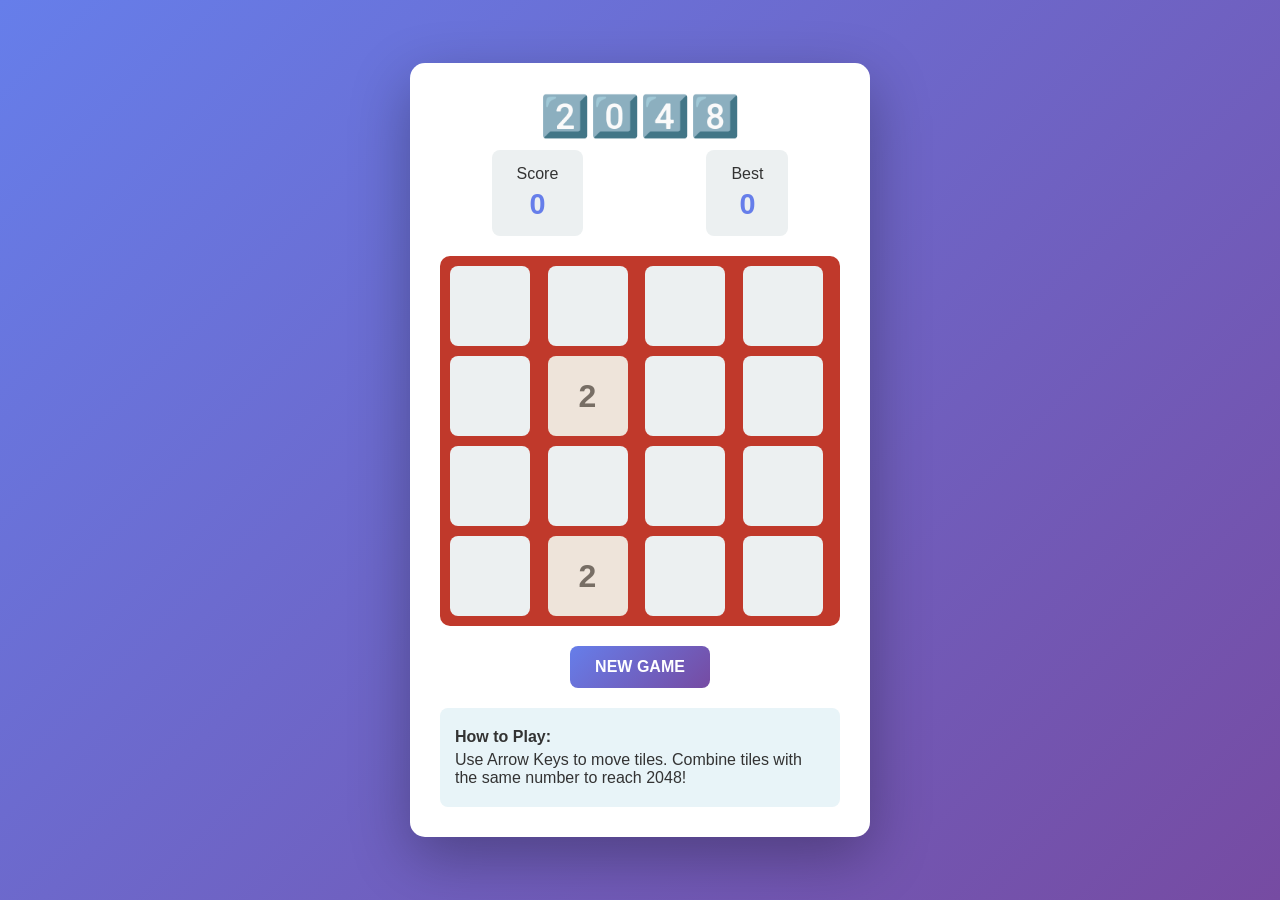
<file: 2048-game.html>
<!DOCTYPE html>
<html lang="en">
<head>
    <meta charset="UTF-8">
    <meta name="viewport" content="width=device-width, initial-scale=1.0">
    <title>2048 Game</title>
    <style>
        * {
            margin: 0;
            padding: 0;
            box-sizing: border-box;
        }

        body {
            font-family: 'Arial', sans-serif;
            background: linear-gradient(135deg, #667eea 0%, #764ba2 100%);
            display: flex;
            justify-content: center;
            align-items: center;
            min-height: 100vh;
            padding: 20px;
        }

        .game-container {
            background: white;
            border-radius: 15px;
            box-shadow: 0 20px 60px rgba(0, 0, 0, 0.3);
            padding: 30px;
            text-align: center;
        }

        h1 {
            color: #333;
            margin-bottom: 10px;
            font-size: 2.5em;
        }

        .info {
            display: flex;
            justify-content: space-around;
            margin-bottom: 20px;
            gap: 20px;
        }

        .score-box {
            background: #ecf0f1;
            padding: 15px 25px;
            border-radius: 8px;
            color: #333;
        }

        .score-box strong {
            display: block;
            font-size: 1.8em;
            color: #667eea;
            margin-top: 5px;
        }

        .board {
            display: grid;
            grid-template-columns: repeat(4, 1fr);
            gap: 10px;
            background: #c0392b;
            padding: 10px;
            border-radius: 10px;
            margin-bottom: 20px;
            max-width: 400px;
            margin-left: auto;
            margin-right: auto;
        }

        .tile {
            width: 80px;
            height: 80px;
            background: #ecf0f1;
            border-radius: 8px;
            display: flex;
            align-items: center;
            justify-content: center;
            font-size: 2em;
            font-weight: bold;
            color: #333;
            transition: all 0.15s;
        }

        .tile[data-value="2"] { background: #eee4da; color: #776e65; }
        .tile[data-value="4"] { background: #ede0c8; color: #776e65; }
        .tile[data-value="8"] { background: #f2b179; color: #f9f6f2; }
        .tile[data-value="16"] { background: #f59563; color: #f9f6f2; }
        .tile[data-value="32"] { background: #f67c5f; color: #f9f6f2; }
        .tile[data-value="64"] { background: #f65e3b; color: #f9f6f2; }
        .tile[data-value="128"] { background: #edcf72; color: #095f6b; font-size: 1.5em; }
        .tile[data-value="256"] { background: #edcc61; color: #095f6b; font-size: 1.5em; }
        .tile[data-value="512"] { background: #edc850; color: #f9f6f2; font-size: 1.5em; }
        .tile[data-value="1024"] { background: #edc53f; color: #f9f6f2; font-size: 1.3em; }
        .tile[data-value="2048"] { background: #edc22e; color: #f9f6f2; font-size: 1.3em; }

        .controls {
            display: flex;
            gap: 10px;
            justify-content: center;
            flex-wrap: wrap;
            margin-bottom: 20px;
        }

        button {
            padding: 12px 25px;
            font-size: 1em;
            border: none;
            border-radius: 8px;
            cursor: pointer;
            font-weight: bold;
            transition: all 0.3s;
            background: linear-gradient(135deg, #667eea 0%, #764ba2 100%);
            color: white;
            text-transform: uppercase;
        }

        button:hover {
            transform: translateY(-2px);
            box-shadow: 0 10px 20px rgba(102, 126, 234, 0.3);
        }

        .instructions {
            background: #e8f4f8;
            padding: 15px;
            border-radius: 8px;
            color: #333;
            text-align: left;
            max-width: 400px;
            margin: 0 auto;
        }

        .instructions p {
            margin: 5px 0;
        }
    </style>
</head>
<body>
    <div class="game-container">
        <h1>2️⃣0️⃣4️⃣8️⃣</h1>
        
        <div class="info">
            <div class="score-box">
                Score
                <strong id="score">0</strong>
            </div>
            <div class="score-box">
                Best
                <strong id="best">0</strong>
            </div>
        </div>

        <div class="board" id="board"></div>

        <div class="controls">
            <button onclick="newGame()">New Game</button>
        </div>

        <div class="instructions">
            <p><strong>How to Play:</strong></p>
            <p>Use Arrow Keys to move tiles. Combine tiles with the same number to reach 2048!</p>
        </div>
    </div>

    <script>
        const SIZE = 4;
        let board = [];
        let score = 0;
        let best = localStorage.getItem('2048-best') || 0;
        document.getElementById('best').textContent = best;

        document.addEventListener('keydown', (e) => {
            switch(e.key) {
                case 'ArrowUp':
                    e.preventDefault();
                    moveUp();
                    break;
                case 'ArrowDown':
                    e.preventDefault();
                    moveDown();
                    break;
                case 'ArrowLeft':
                    e.preventDefault();
                    moveLeft();
                    break;
                case 'ArrowRight':
                    e.preventDefault();
                    moveRight();
                    break;
            }
        });

        function newGame() {
            board = Array(SIZE * SIZE).fill(0);
            score = 0;
            document.getElementById('score').textContent = score;
            addNewTile();
            addNewTile();
            render();
        }

        function addNewTile() {
            const empty = board.map((v, i) => v === 0 ? i : -1).filter(i => i !== -1);
            if (empty.length > 0) {
                const index = empty[Math.floor(Math.random() * empty.length)];
                board[index] = Math.random() < 0.9 ? 2 : 4;
            }
        }

        function moveLeft() {
            let moved = false;
            for (let i = 0; i < SIZE; i++) {
                const row = getRow(i);
                const newRow = slideAndMerge(row);
                if (!arraysEqual(row, newRow)) moved = true;
                setRow(i, newRow);
            }
            if (moved) {
                addNewTile();
                render();
            }
        }

        function moveRight() {
            let moved = false;
            for (let i = 0; i < SIZE; i++) {
                const row = getRow(i).reverse();
                const newRow = slideAndMerge(row).reverse();
                if (!arraysEqual(getRow(i), newRow)) moved = true;
                setRow(i, newRow);
            }
            if (moved) {
                addNewTile();
                render();
            }
        }

        function moveUp() {
            let moved = false;
            for (let j = 0; j < SIZE; j++) {
                const col = getColumn(j);
                const newCol = slideAndMerge(col);
                if (!arraysEqual(col, newCol)) moved = true;
                setColumn(j, newCol);
            }
            if (moved) {
                addNewTile();
                render();
            }
        }

        function moveDown() {
            let moved = false;
            for (let j = 0; j < SIZE; j++) {
                const col = getColumn(j).reverse();
                const newCol = slideAndMerge(col).reverse();
                if (!arraysEqual(getColumn(j), newCol)) moved = true;
                setColumn(j, newCol);
            }
            if (moved) {
                addNewTile();
                render();
            }
        }

        function slideAndMerge(arr) {
            arr = arr.filter(v => v !== 0);
            for (let i = 0; i < arr.length - 1; i++) {
                if (arr[i] === arr[i + 1]) {
                    arr[i] *= 2;
                    score += arr[i];
                    arr.splice(i + 1, 1);
                    i++;
                }
            }
            while (arr.length < SIZE) arr.push(0);
            return arr;
        }

        function getRow(i) {
            return board.slice(i * SIZE, (i + 1) * SIZE);
        }

        function setRow(i, row) {
            for (let j = 0; j < SIZE; j++) {
                board[i * SIZE + j] = row[j];
            }
        }

        function getColumn(j) {
            const col = [];
            for (let i = 0; i < SIZE; i++) {
                col.push(board[i * SIZE + j]);
            }
            return col;
        }

        function setColumn(j, col) {
            for (let i = 0; i < SIZE; i++) {
                board[i * SIZE + j] = col[i];
            }
        }

        function arraysEqual(a, b) {
            return JSON.stringify(a) === JSON.stringify(b);
        }

        function render() {
            const boardEl = document.getElementById('board');
            boardEl.innerHTML = '';
            board.forEach(value => {
                const tile = document.createElement('div');
                tile.className = 'tile';
                tile.textContent = value || '';
                tile.setAttribute('data-value', value);
                boardEl.appendChild(tile);
            });
            document.getElementById('score').textContent = score;
            if (score > best) {
                best = score;
                localStorage.setItem('2048-best', best);
                document.getElementById('best').textContent = best;
            }
        }

        newGame();
    </script>
</body>
</html>
</file>
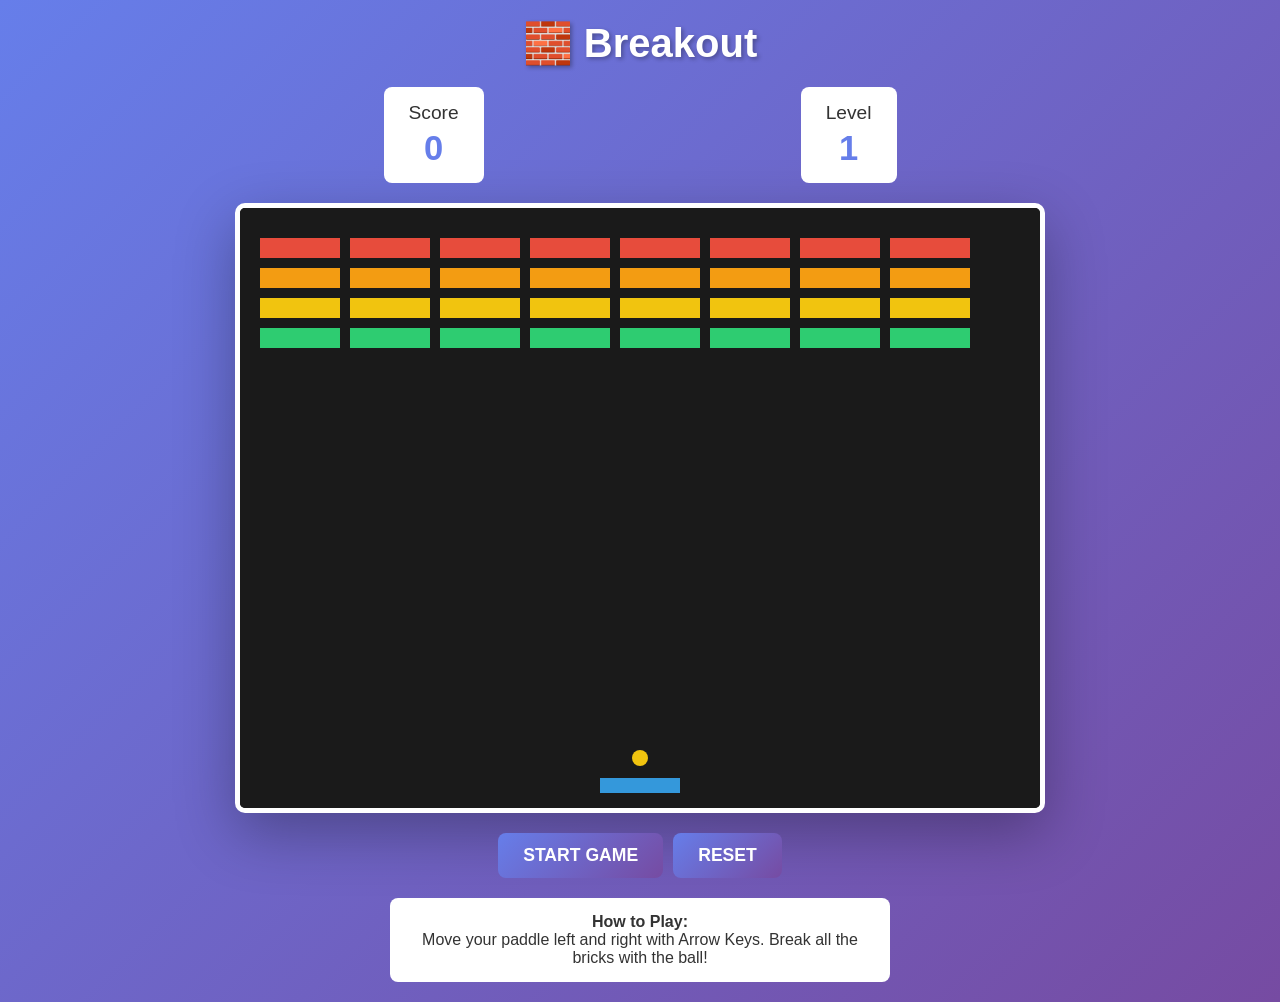
<file: breakout-game.html>
<!DOCTYPE html>
<html lang="en">
<head>
    <meta charset="UTF-8">
    <meta name="viewport" content="width=device-width, initial-scale=1.0">
    <title>Breakout Game</title>
    <style>
        * {
            margin: 0;
            padding: 0;
            box-sizing: border-box;
        }

        body {
            font-family: 'Arial', sans-serif;
            background: linear-gradient(135deg, #667eea 0%, #764ba2 100%);
            display: flex;
            justify-content: center;
            align-items: center;
            min-height: 100vh;
            padding: 20px;
        }

        .game-container {
            text-align: center;
        }

        h1 {
            color: white;
            margin-bottom: 20px;
            font-size: 2.5em;
            text-shadow: 2px 2px 4px rgba(0,0,0,0.3);
        }

        .info {
            display: flex;
            justify-content: space-around;
            margin-bottom: 20px;
            gap: 20px;
        }

        .score-box {
            background: white;
            padding: 15px 25px;
            border-radius: 8px;
            color: #333;
            font-size: 1.2em;
        }

        .score-box strong {
            display: block;
            font-size: 1.8em;
            color: #667eea;
            margin-top: 5px;
        }

        #gameCanvas {
            border: 5px solid white;
            background: #1a1a1a;
            display: block;
            margin: 0 auto 20px;
            border-radius: 10px;
            box-shadow: 0 20px 60px rgba(0, 0, 0, 0.3);
        }

        .controls {
            display: flex;
            gap: 10px;
            justify-content: center;
            flex-wrap: wrap;
        }

        button {
            padding: 12px 25px;
            font-size: 1.1em;
            border: none;
            border-radius: 8px;
            cursor: pointer;
            font-weight: bold;
            transition: all 0.3s;
            background: linear-gradient(135deg, #667eea 0%, #764ba2 100%);
            color: white;
            text-transform: uppercase;
        }

        button:hover {
            transform: translateY(-2px);
            box-shadow: 0 10px 20px rgba(102, 126, 234, 0.3);
        }

        .instructions {
            background: white;
            padding: 15px;
            border-radius: 8px;
            color: #333;
            margin-top: 20px;
            max-width: 500px;
            margin-left: auto;
            margin-right: auto;
        }
    </style>
</head>
<body>
    <div class="game-container">
        <h1>🧱 Breakout</h1>
        
        <div class="info">
            <div class="score-box">
                Score
                <strong id="score">0</strong>
            </div>
            <div class="score-box">
                Level
                <strong id="level">1</strong>
            </div>
        </div>

        <canvas id="gameCanvas" width="800" height="600"></canvas>

        <div class="controls">
            <button onclick="startGame()">Start Game</button>
            <button onclick="resetGame()">Reset</button>
        </div>

        <div class="instructions">
            <strong>How to Play:</strong><br>
            Move your paddle left and right with Arrow Keys. Break all the bricks with the ball!
        </div>
    </div>

    <script>
        const canvas = document.getElementById('gameCanvas');
        const ctx = canvas.getContext('2d');

        // Game objects
        const paddle = {
            x: canvas.width / 2 - 40,
            y: canvas.height - 30,
            width: 80,
            height: 15,
            dx: 0
        };

        const ball = {
            x: canvas.width / 2,
            y: canvas.height - 50,
            radius: 8,
            dx: 4,
            dy: -4,
            speed: 4
        };

        let bricks = [];
        let score = 0;
        let level = 1;
        let gameActive = false;
        let gameOver = false;

        const brickConfig = {
            rows: 4,
            cols: 8,
            width: 80,
            height: 20,
            padding: 10,
            offsetX: 20,
            offsetY: 30
        };

        // Event listeners
        document.addEventListener('keydown', handleKeyDown);
        document.addEventListener('keyup', handleKeyUp);

        function handleKeyDown(e) {
            if (e.key === 'ArrowLeft') paddle.dx = -7;
            if (e.key === 'ArrowRight') paddle.dx = 7;
        }

        function handleKeyUp(e) {
            if (e.key === 'ArrowLeft' || e.key === 'ArrowRight') paddle.dx = 0;
        }

        function initBricks() {
            bricks = [];
            const colors = ['#e74c3c', '#f39c12', '#f1c40f', '#2ecc71'];
            for (let r = 0; r < brickConfig.rows; r++) {
                for (let c = 0; c < brickConfig.cols; c++) {
                    bricks.push({
                        x: brickConfig.offsetX + c * (brickConfig.width + brickConfig.padding),
                        y: brickConfig.offsetY + r * (brickConfig.height + brickConfig.padding),
                        width: brickConfig.width,
                        height: brickConfig.height,
                        color: colors[r],
                        broken: false
                    });
                }
            }
        }

        function startGame() {
            if (!gameActive) {
                gameActive = true;
                gameOver = false;
                gameLoop();
            }
        }

        function resetGame() {
            gameActive = false;
            gameOver = false;
            score = 0;
            level = 1;
            ball.x = canvas.width / 2;
            ball.y = canvas.height - 50;
            ball.dx = 4;
            ball.dy = -4;
            paddle.x = canvas.width / 2 - 40;
            initBricks();
            document.getElementById('score').textContent = score;
            document.getElementById('level').textContent = level;
            draw();
        }

        function update() {
            if (!gameActive || gameOver) return;

            // Paddle movement
            paddle.x += paddle.dx;
            paddle.x = Math.max(0, Math.min(canvas.width - paddle.width, paddle.x));

            // Ball movement
            ball.x += ball.dx;
            ball.y += ball.dy;

            // Ball wall collision
            if (ball.x - ball.radius < 0 || ball.x + ball.radius > canvas.width) {
                ball.dx = -ball.dx;
            }
            if (ball.y - ball.radius < 0) {
                ball.dy = -ball.dy;
            }

            // Ball bottom (game over)
            if (ball.y + ball.radius > canvas.height) {
                gameOver = true;
                gameActive = false;
                return;
            }

            // Ball paddle collision
            if (ball.y + ball.radius >= paddle.y &&
                ball.y - ball.radius <= paddle.y + paddle.height &&
                ball.x >= paddle.x &&
                ball.x <= paddle.x + paddle.width) {
                ball.dy = -ball.dy;
                ball.y = paddle.y - ball.radius;
            }

            // Ball brick collision
            for (let brick of bricks) {
                if (!brick.broken &&
                    ball.x + ball.radius >= brick.x &&
                    ball.x - ball.radius <= brick.x + brick.width &&
                    ball.y + ball.radius >= brick.y &&
                    ball.y - ball.radius <= brick.y + brick.height) {

                    brick.broken = true;
                    score += 10 * level;
                    document.getElementById('score').textContent = score;

                    ball.dy = -ball.dy;

                    // Check if all bricks broken
                    if (bricks.every(b => b.broken)) {
                        level++;
                        document.getElementById('level').textContent = level;
                        ball.speed += 1;
                        ball.dx = ball.dx > 0 ? ball.speed : -ball.speed;
                        ball.dy = ball.dy > 0 ? ball.speed : -ball.speed;
                        initBricks();
                    }

                    break;
                }
            }
        }

        function draw() {
            // Background
            ctx.fillStyle = '#1a1a1a';
            ctx.fillRect(0, 0, canvas.width, canvas.height);

            // Paddle
            ctx.fillStyle = '#3498db';
            ctx.fillRect(paddle.x, paddle.y, paddle.width, paddle.height);

            // Ball
            ctx.fillStyle = '#f1c40f';
            ctx.beginPath();
            ctx.arc(ball.x, ball.y, ball.radius, 0, Math.PI * 2);
            ctx.fill();

            // Bricks
            for (let brick of bricks) {
                if (!brick.broken) {
                    ctx.fillStyle = brick.color;
                    ctx.fillRect(brick.x, brick.y, brick.width, brick.height);
                }
            }

            if (gameOver) {
                ctx.fillStyle = 'rgba(0, 0, 0, 0.7)';
                ctx.fillRect(0, 0, canvas.width, canvas.height);
                ctx.fillStyle = '#fff';
                ctx.font = 'bold 40px Arial';
                ctx.textAlign = 'center';
                ctx.fillText('GAME OVER!', canvas.width / 2, canvas.height / 2);
            }
        }

        function gameLoop() {
            update();
            draw();
            if (gameActive) {
                requestAnimationFrame(gameLoop);
            }
        }

        resetGame();
    </script>
</body>
</html>
</file>
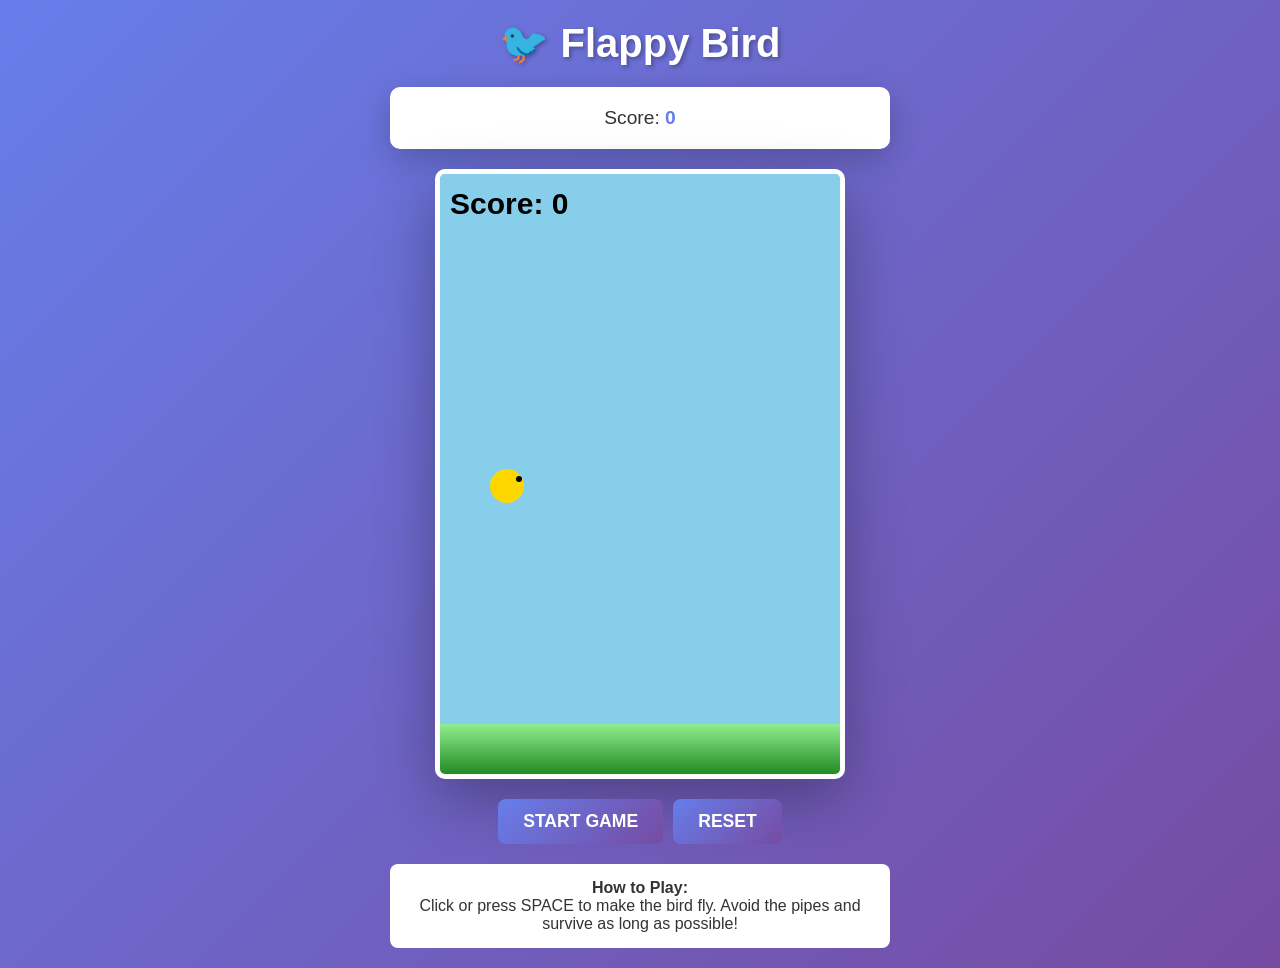
<file: flappy-bird.html>
<!DOCTYPE html>
<html lang="en">
<head>
    <meta charset="UTF-8">
    <meta name="viewport" content="width=device-width, initial-scale=1.0">
    <title>Flappy Bird Game</title>
    <style>
        * {
            margin: 0;
            padding: 0;
            box-sizing: border-box;
        }

        body {
            font-family: 'Arial', sans-serif;
            background: linear-gradient(135deg, #667eea 0%, #764ba2 100%);
            display: flex;
            justify-content: center;
            align-items: center;
            min-height: 100vh;
            padding: 20px;
        }

        .game-container {
            text-align: center;
        }

        h1 {
            color: white;
            margin-bottom: 20px;
            font-size: 2.5em;
            text-shadow: 2px 2px 4px rgba(0,0,0,0.3);
        }

        #gameCanvas {
            border: 5px solid white;
            background: linear-gradient(to bottom, #87CEEB 0%, #E0F6FF 100%);
            display: block;
            margin: 0 auto 20px;
            border-radius: 10px;
            box-shadow: 0 20px 60px rgba(0, 0, 0, 0.3);
        }

        .info {
            background: white;
            padding: 20px;
            border-radius: 10px;
            color: #333;
            font-size: 1.2em;
            margin-bottom: 20px;
            box-shadow: 0 10px 30px rgba(0, 0, 0, 0.2);
        }

        .score {
            font-weight: bold;
            color: #667eea;
        }

        .controls {
            display: flex;
            gap: 10px;
            justify-content: center;
            flex-wrap: wrap;
        }

        button {
            padding: 12px 25px;
            font-size: 1.1em;
            border: none;
            border-radius: 8px;
            cursor: pointer;
            font-weight: bold;
            transition: all 0.3s;
            background: linear-gradient(135deg, #667eea 0%, #764ba2 100%);
            color: white;
            text-transform: uppercase;
        }

        button:hover {
            transform: translateY(-2px);
            box-shadow: 0 10px 20px rgba(102, 126, 234, 0.3);
        }

        .instructions {
            background: white;
            padding: 15px;
            border-radius: 8px;
            color: #333;
            margin-top: 20px;
            max-width: 500px;
            margin-left: auto;
            margin-right: auto;
        }
    </style>
</head>
<body>
    <div class="game-container">
        <h1>🐦 Flappy Bird</h1>
        
        <div class="info">
            Score: <span class="score" id="score">0</span>
        </div>

        <canvas id="gameCanvas" width="400" height="600"></canvas>

        <div class="controls">
            <button onclick="startGame()">Start Game</button>
            <button onclick="resetGame()">Reset</button>
        </div>

        <div class="instructions">
            <strong>How to Play:</strong><br>
            Click or press SPACE to make the bird fly. Avoid the pipes and survive as long as possible!
        </div>
    </div>

    <script>
        const canvas = document.getElementById('gameCanvas');
        const ctx = canvas.getContext('2d');

        // Game variables
        let bird = {
            x: 50,
            y: canvas.height / 2,
            width: 34,
            height: 24,
            gravity: 0.6,
            velocity: 0,
            flapPower: 15
        };

        let pipes = [];
        let score = 0;
        let gameActive = false;
        let gameOver = false;
        let pipeGap = 120;
        let pipeWidth = 80;
        let pipeSpacing = 200;

        // Event listeners
        document.addEventListener('keydown', (e) => {
            if (e.code === 'Space') flap();
        });
        canvas.addEventListener('click', flap);

        function flap() {
            if (gameActive && !gameOver) {
                bird.velocity = -bird.flapPower;
            }
        }

        function startGame() {
            if (!gameActive) {
                gameActive = true;
                gameOver = false;
                bird = {
                    x: 50,
                    y: canvas.height / 2,
                    width: 34,
                    height: 24,
                    gravity: 0.6,
                    velocity: 0,
                    flapPower: 15
                };
                pipes = [];
                score = 0;
                document.getElementById('score').textContent = score;
                gameLoop();
            }
        }

        function resetGame() {
            gameActive = false;
            gameOver = false;
            bird.y = canvas.height / 2;
            bird.velocity = 0;
            pipes = [];
            score = 0;
            document.getElementById('score').textContent = score;
            draw();
        }

        function update() {
            if (!gameActive || gameOver) return;

            // Apply gravity
            bird.velocity += bird.gravity;
            bird.y += bird.velocity;

            // Boundary check
            if (bird.y + bird.height > canvas.height || bird.y < 0) {
                endGame();
            }

            // Spawn pipes
            if (pipes.length === 0 || pipes[pipes.length - 1].x < canvas.width - pipeSpacing) {
                let topHeight = Math.random() * (canvas.height - pipeGap - 100) + 50;
                pipes.push({
                    x: canvas.width,
                    topHeight: topHeight,
                    bottomY: topHeight + pipeGap,
                    scored: false
                });
            }

            // Update pipes
            for (let i = pipes.length - 1; i >= 0; i--) {
                pipes[i].x -= 5;

                // Remove off-screen pipes
                if (pipes[i].x + pipeWidth < 0) {
                    pipes.splice(i, 1);
                    continue;
                }

                // Check collision
                if (checkCollision(pipes[i])) {
                    endGame();
                }

                // Award points
                if (!pipes[i].scored && pipes[i].x + pipeWidth < bird.x) {
                    pipes[i].scored = true;
                    score++;
                    document.getElementById('score').textContent = score;
                }
            }
        }

        function checkCollision(pipe) {
            return (
                bird.x < pipe.x + pipeWidth &&
                bird.x + bird.width > pipe.x &&
                (bird.y < pipe.topHeight || bird.y + bird.height > pipe.bottomY)
            );
        }

        function draw() {
            // Sky background
            ctx.fillStyle = '#87CEEB';
            ctx.fillRect(0, 0, canvas.width, canvas.height);

            // Ground gradient
            const groundGradient = ctx.createLinearGradient(0, canvas.height - 50, 0, canvas.height);
            groundGradient.addColorStop(0, '#90EE90');
            groundGradient.addColorStop(1, '#228B22');
            ctx.fillStyle = groundGradient;
            ctx.fillRect(0, canvas.height - 50, canvas.width, 50);

            // Draw bird
            ctx.fillStyle = '#FFD700';
            ctx.beginPath();
            ctx.arc(bird.x + bird.width / 2, bird.y + bird.height / 2, bird.width / 2, 0, Math.PI * 2);
            ctx.fill();

            // Bird eye
            ctx.fillStyle = '#000';
            ctx.beginPath();
            ctx.arc(bird.x + bird.width - 5, bird.y + 5, 3, 0, Math.PI * 2);
            ctx.fill();

            // Draw pipes
            ctx.fillStyle = '#22AA22';
            for (let pipe of pipes) {
                // Top pipe
                ctx.fillRect(pipe.x, 0, pipeWidth, pipe.topHeight);
                // Bottom pipe
                ctx.fillRect(pipe.x, pipe.bottomY, pipeWidth, canvas.height - pipe.bottomY);

                // Pipe border
                ctx.strokeStyle = '#1a7a1a';
                ctx.lineWidth = 3;
                ctx.strokeRect(pipe.x, 0, pipeWidth, pipe.topHeight);
                ctx.strokeRect(pipe.x, pipe.bottomY, pipeWidth, canvas.height - pipe.bottomY);
            }

            // Draw score
            ctx.fillStyle = '#000';
            ctx.font = 'bold 30px Arial';
            ctx.fillText('Score: ' + score, 10, 40);

            if (gameOver) {
                ctx.fillStyle = 'rgba(0, 0, 0, 0.7)';
                ctx.fillRect(0, 0, canvas.width, canvas.height);
                ctx.fillStyle = '#fff';
                ctx.font = 'bold 40px Arial';
                ctx.textAlign = 'center';
                ctx.fillText('GAME OVER!', canvas.width / 2, canvas.height / 2 - 20);
                ctx.font = '20px Arial';
                ctx.fillText('Final Score: ' + score, canvas.width / 2, canvas.height / 2 + 20);
            }
        }

        function gameLoop() {
            update();
            draw();
            if (gameActive) {
                requestAnimationFrame(gameLoop);
            }
        }

        function endGame() {
            gameOver = true;
            gameActive = false;
        }

        draw();
    </script>
</body>
</html>
</file>
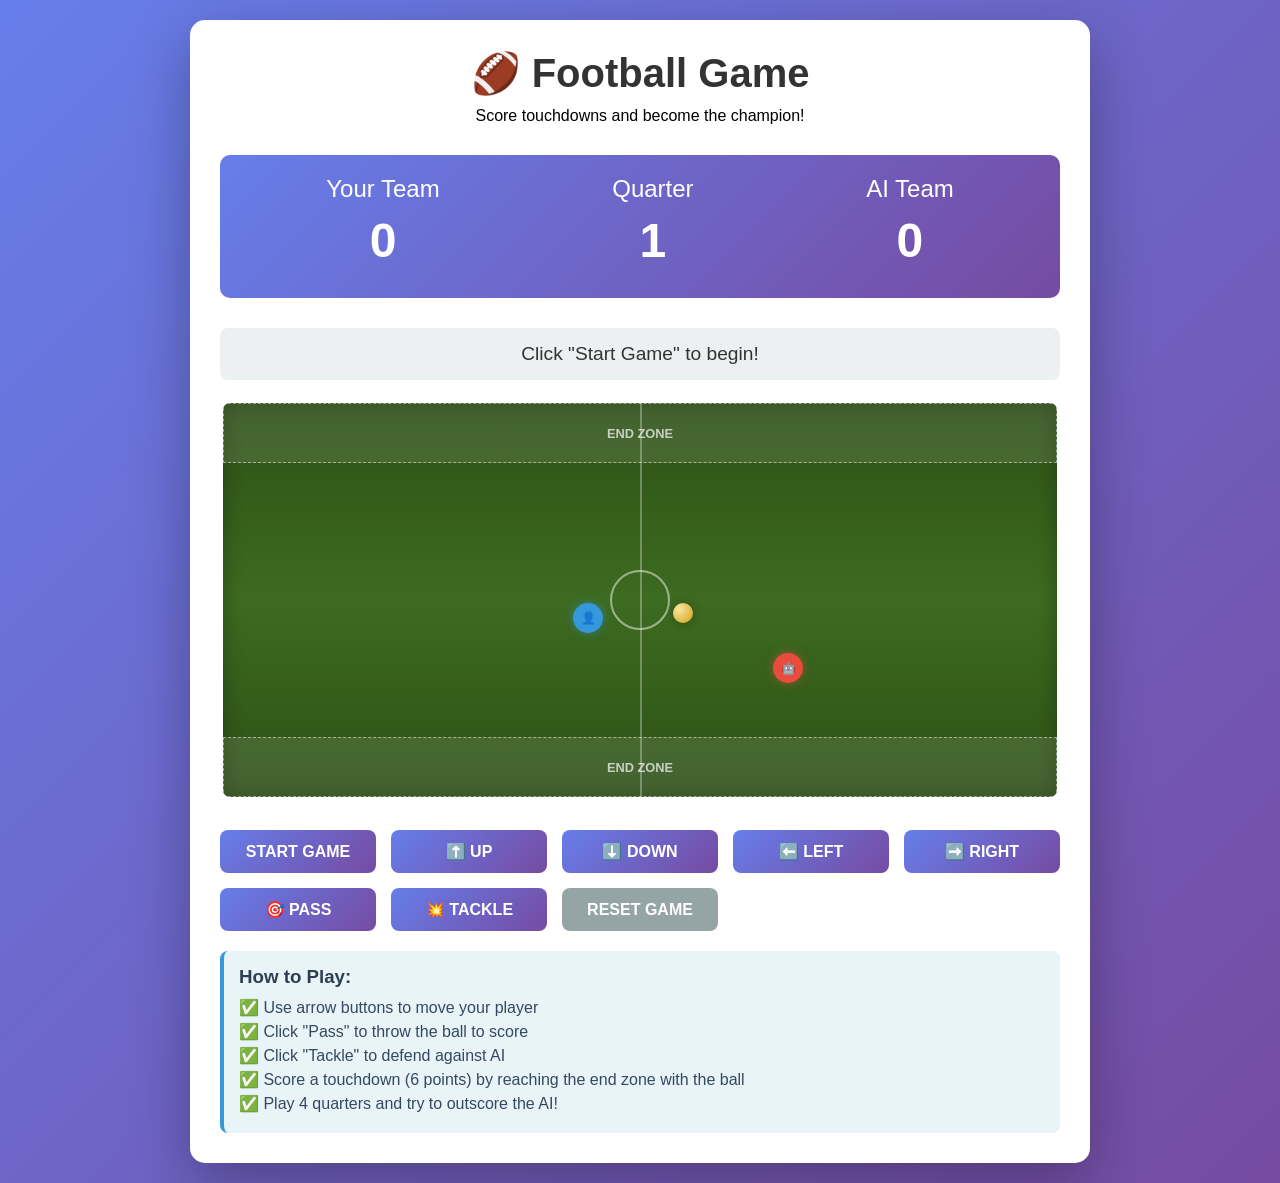
<file: football-game.html>
<!DOCTYPE html>
<html lang="en">
<head>
    <meta charset="UTF-8">
    <meta name="viewport" content="width=device-width, initial-scale=1.0">
    <title>Football Game</title>
    <style>
        * {
            margin: 0;
            padding: 0;
            box-sizing: border-box;
        }

        body {
            font-family: 'Arial', sans-serif;
            background: linear-gradient(135deg, #667eea 0%, #764ba2 100%);
            display: flex;
            justify-content: center;
            align-items: center;
            min-height: 100vh;
            padding: 20px;
        }

        .game-container {
            width: 100%;
            max-width: 900px;
            background: white;
            border-radius: 15px;
            box-shadow: 0 20px 60px rgba(0, 0, 0, 0.3);
            padding: 30px;
        }

        .game-header {
            text-align: center;
            margin-bottom: 30px;
        }

        .game-header h1 {
            color: #333;
            font-size: 2.5em;
            margin-bottom: 10px;
        }

        .scoreboard {
            display: flex;
            justify-content: space-around;
            align-items: center;
            background: linear-gradient(135deg, #667eea 0%, #764ba2 100%);
            color: white;
            padding: 20px;
            border-radius: 10px;
            margin-bottom: 30px;
            font-size: 1.5em;
        }

        .score-section {
            text-align: center;
        }

        .score-number {
            font-size: 2em;
            font-weight: bold;
            margin: 10px 0;
        }

        .field {
            width: 100%;
            height: 400px;
            background: linear-gradient(to bottom, #2d5016 0%, #3d6b20 50%, #2d5016 100%);
            border: 3px solid #fff;
            position: relative;
            margin-bottom: 30px;
            border-radius: 10px;
            overflow: hidden;
            box-shadow: inset 0 0 20px rgba(0, 0, 0, 0.3);
        }

        .field-line {
            position: absolute;
            background: rgba(255, 255, 255, 0.3);
        }

        .center-line {
            width: 2px;
            height: 100%;
            left: 50%;
            top: 0;
        }

        .yard-line {
            width: 100%;
            height: 1px;
            opacity: 0.5;
        }

        .center-circle {
            position: absolute;
            width: 60px;
            height: 60px;
            border: 2px solid rgba(255, 255, 255, 0.5);
            border-radius: 50%;
            top: 50%;
            left: 50%;
            transform: translate(-50%, -50%);
        }

        .end-zone {
            position: absolute;
            width: 100%;
            height: 60px;
            background: rgba(255, 255, 255, 0.1);
            border: 1px dashed rgba(255, 255, 255, 0.5);
            font-size: 0.8em;
            color: rgba(255, 255, 255, 0.7);
            display: flex;
            align-items: center;
            justify-content: center;
            font-weight: bold;
        }

        .end-zone.top {
            top: 0;
        }

        .end-zone.bottom {
            bottom: 0;
        }

        .player {
            position: absolute;
            width: 30px;
            height: 30px;
            border-radius: 50%;
            display: flex;
            align-items: center;
            justify-content: center;
            font-weight: bold;
            color: white;
            font-size: 12px;
            cursor: move;
            transition: all 0.1s;
        }

        .player.user {
            background: #3498db;
            box-shadow: 0 0 10px rgba(52, 152, 219, 0.5);
        }

        .player.ai {
            background: #e74c3c;
            box-shadow: 0 0 10px rgba(231, 76, 60, 0.5);
        }

        .ball {
            position: absolute;
            width: 20px;
            height: 20px;
            background: radial-gradient(circle at 30% 30%, #f9e79f, #d4a017);
            border-radius: 50%;
            box-shadow: 0 0 10px rgba(0, 0, 0, 0.3);
        }

        .controls {
            display: grid;
            grid-template-columns: repeat(auto-fit, minmax(150px, 1fr));
            gap: 15px;
            margin-bottom: 20px;
        }

        button {
            padding: 12px 20px;
            font-size: 1em;
            border: none;
            border-radius: 8px;
            cursor: pointer;
            font-weight: bold;
            transition: all 0.3s;
            text-transform: uppercase;
        }

        .btn-play {
            background: linear-gradient(135deg, #667eea 0%, #764ba2 100%);
            color: white;
        }

        .btn-play:hover {
            transform: translateY(-2px);
            box-shadow: 0 10px 20px rgba(102, 126, 234, 0.3);
        }

        .btn-play:active {
            transform: translateY(0);
        }

        .btn-reset {
            background: #95a5a6;
            color: white;
        }

        .btn-reset:hover {
            background: #7f8c8d;
        }

        .status {
            font-size: 1.2em;
            text-align: center;
            padding: 15px;
            background: #ecf0f1;
            border-radius: 8px;
            margin-bottom: 20px;
            min-height: 30px;
            color: #333;
        }

        .status.info {
            background: #d4efdf;
            color: #186a3b;
        }

        .status.warning {
            background: #fdeaa8;
            color: #7d6608;
        }

        .controls-info {
            background: #e8f4f8;
            padding: 15px;
            border-radius: 8px;
            margin-top: 20px;
            border-left: 4px solid #3498db;
        }

        .controls-info h3 {
            color: #2c3e50;
            margin-bottom: 10px;
        }

        .controls-info p {
            color: #34495e;
            margin: 5px 0;
        }
    </style>
</head>
<body>
    <div class="game-container">
        <div class="game-header">
            <h1>🏈 Football Game</h1>
            <p>Score touchdowns and become the champion!</p>
        </div>

        <div class="scoreboard">
            <div class="score-section">
                <div>Your Team</div>
                <div class="score-number" id="userScore">0</div>
            </div>
            <div class="score-section">
                <div>Quarter</div>
                <div class="score-number" id="quarter">1</div>
            </div>
            <div class="score-section">
                <div>AI Team</div>
                <div class="score-number" id="aiScore">0</div>
            </div>
        </div>

        <div class="status" id="status">Click "Start Game" to begin!</div>

        <div class="field" id="field">
            <div class="field-line center-line"></div>
            <div class="center-circle"></div>
            <div class="end-zone top">END ZONE</div>
            <div class="end-zone bottom">END ZONE</div>
        </div>

        <div class="controls">
            <button class="btn-play" onclick="startGame()">Start Game</button>
            <button class="btn-play" onclick="movePlayer('up')">⬆️ Up</button>
            <button class="btn-play" onclick="movePlayer('down')">⬇️ Down</button>
            <button class="btn-play" onclick="movePlayer('left')">⬅️ Left</button>
            <button class="btn-play" onclick="movePlayer('right')">➡️ Right</button>
            <button class="btn-play" onclick="pass()">🎯 Pass</button>
            <button class="btn-play" onclick="tackle()">💥 Tackle</button>
            <button class="btn-reset" onclick="resetGame()">Reset Game</button>
        </div>

        <div class="controls-info">
            <h3>How to Play:</h3>
            <p>✅ Use arrow buttons to move your player</p>
            <p>✅ Click "Pass" to throw the ball to score</p>
            <p>✅ Click "Tackle" to defend against AI</p>
            <p>✅ Score a touchdown (6 points) by reaching the end zone with the ball</p>
            <p>✅ Play 4 quarters and try to outscore the AI!</p>
        </div>
    </div>

    <script>
        // Game State
        let gameState = {
            userScore: 0,
            aiScore: 0,
            quarter: 1,
            ballOwner: 'user', // 'user' or 'ai'
            gameActive: false,
            ballPosition: { x: 450, y: 200 },
            userPosition: { x: 350, y: 200 },
            aiPosition: { x: 550, y: 250 },
            downCount: 0,
            yardsGained: 0
        };

        const field = document.getElementById('field');
        const statusDiv = document.getElementById('status');
        const FIELD_WIDTH = field.offsetWidth;
        const FIELD_HEIGHT = field.offsetHeight;
        const MOVE_DISTANCE = 30;

        function startGame() {
            gameState.gameActive = true;
            gameState.ballOwner = 'user';
            gameState.downCount = 0;
            gameState.yardsGained = 0;
            updateStatus('Game Started! Protect the ball and reach the end zone!');
            render();
        }

        function movePlayer(direction) {
            if (!gameState.gameActive) return;

            const speed = MOVE_DISTANCE;
            const newPos = { ...gameState.userPosition };

            switch (direction) {
                case 'up':
                    newPos.y = Math.max(0, newPos.y - speed);
                    break;
                case 'down':
                    newPos.y = Math.min(FIELD_HEIGHT - 30, newPos.y + speed);
                    break;
                case 'left':
                    newPos.x = Math.max(0, newPos.x - speed);
                    break;
                case 'right':
                    newPos.x = Math.min(FIELD_WIDTH - 30, newPos.x + speed);
                    break;
            }

            gameState.userPosition = newPos;

            if (gameState.ballOwner === 'user') {
                gameState.ballPosition = { ...newPos };
                gameState.yardsGained += Math.abs(MOVE_DISTANCE);
            }

            checkTouchdown();
            checkTackle();
            aiMove();
            render();
        }

        function pass() {
            if (!gameState.gameActive || gameState.ballOwner !== 'user') {
                updateStatus('You don\'t have the ball!');
                return;
            }

            // Simulate a pass - move ball forward
            gameState.ballPosition.x = Math.min(FIELD_WIDTH - 10, gameState.ballPosition.x + 100);
            gameState.yardsGained += 100;
            gameState.downCount++;

            if (gameState.downCount >= 4) {
                gameState.ballOwner = 'ai';
                gameState.downCount = 0;
                updateStatus('Turnover on downs! AI has the ball!');
            } else {
                updateStatus(`Pass thrown! Down ${gameState.downCount + 1}/4`);
            }

            checkTouchdown();
            aiMove();
            render();
        }

        function tackle() {
            if (!gameState.gameActive || gameState.ballOwner !== 'ai') {
                updateStatus('You can only tackle when AI has the ball!');
                return;
            }

            const distance = Math.hypot(
                gameState.userPosition.x - gameState.aiPosition.x,
                gameState.userPosition.y - gameState.aiPosition.y
            );

            if (distance < 80) {
                gameState.ballOwner = 'user';
                gameState.downCount = 0;
                updateStatus('Great tackle! You recovered the ball!');
            } else {
                updateStatus('Tackle missed! Get closer to the AI player!');
            }

            render();
        }

        function aiMove() {
            if (gameState.ballOwner !== 'ai') return;

            // Simple AI logic
            if (gameState.aiPosition.y > gameState.ballPosition.y + 20) {
                gameState.aiPosition.y -= 20;
            } else if (gameState.aiPosition.y < gameState.ballPosition.y - 20) {
                gameState.aiPosition.y += 20;
            }

            gameState.aiPosition.x = Math.min(FIELD_WIDTH - 30, gameState.aiPosition.x + 25);
            gameState.ballPosition = { ...gameState.aiPosition };

            if (Math.random() > 0.7) {
                gameState.downCount++;
                if (gameState.downCount >= 4) {
                    gameState.ballOwner = 'user';
                    gameState.downCount = 0;
                    updateStatus('AI turnover on downs! You have the ball!');
                }
            }

            checkTouchdown();
        }

        function checkTouchdown() {
            if (gameState.ballPosition.y < 60 && gameState.ballOwner === 'user') {
                gameState.userScore += 6;
                updateStatus('🎉 TOUCHDOWN! User scores 6 points!');
                resetBall();
            } else if (gameState.ballPosition.y > FIELD_HEIGHT - 60 && gameState.ballOwner === 'ai') {
                gameState.aiScore += 6;
                updateStatus('🎉 TOUCHDOWN! AI scores 6 points!');
                resetBall();
            }
        }

        function checkTackle() {
            const distance = Math.hypot(
                gameState.userPosition.x - gameState.aiPosition.x,
                gameState.userPosition.y - gameState.aiPosition.y
            );

            if (distance < 50 && gameState.ballOwner === 'ai') {
                gameState.ballOwner = 'user';
                updateStatus('Defense! You recovered the ball!');
            }
        }

        function resetBall() {
            gameState.ballPosition = { x: FIELD_WIDTH / 2, y: FIELD_HEIGHT / 2 };
            gameState.userPosition = { x: FIELD_WIDTH / 2 - 100, y: FIELD_HEIGHT / 2 };
            gameState.aiPosition = { x: FIELD_WIDTH / 2 + 100, y: FIELD_HEIGHT / 2 };
            gameState.ballOwner = 'user';
            gameState.downCount = 0;
            gameState.yardsGained = 0;

            if (gameState.quarter < 4) {
                gameState.quarter++;
            } else {
                endGame();
            }
        }

        function endGame() {
            gameState.gameActive = false;
            const winner = gameState.userScore > gameState.aiScore ? 'You win!' : 
                          gameState.userScore < gameState.aiScore ? 'AI wins!' : 'It\'s a tie!';
            updateStatus(`Game Over! Final Score: You ${gameState.userScore} - AI ${gameState.aiScore}. ${winner}`);
        }

        function updateStatus(message) {
            statusDiv.textContent = message;
            statusDiv.className = 'status info';
        }

        function resetGame() {
            gameState = {
                userScore: 0,
                aiScore: 0,
                quarter: 1,
                ballOwner: 'user',
                gameActive: false,
                ballPosition: { x: FIELD_WIDTH / 2, y: FIELD_HEIGHT / 2 },
                userPosition: { x: FIELD_WIDTH / 2 - 100, y: FIELD_HEIGHT / 2 },
                aiPosition: { x: FIELD_WIDTH / 2 + 100, y: FIELD_HEIGHT / 2 },
                downCount: 0,
                yardsGained: 0
            };
            updateStatus('Game reset! Click "Start Game" to begin!');
            render();
        }

        function render() {
            // Clear field of players and ball
            const existingPlayers = field.querySelectorAll('.player, .ball');
            existingPlayers.forEach(el => el.remove());

            // Render ball
            const ballEl = document.createElement('div');
            ballEl.className = 'ball';
            ballEl.style.left = gameState.ballPosition.x + 'px';
            ballEl.style.top = gameState.ballPosition.y + 'px';
            field.appendChild(ballEl);

            // Render user player
            const userEl = document.createElement('div');
            userEl.className = 'player user';
            userEl.textContent = '👤';
            userEl.style.left = gameState.userPosition.x + 'px';
            userEl.style.top = gameState.userPosition.y + 'px';
            field.appendChild(userEl);

            // Render AI player
            const aiEl = document.createElement('div');
            aiEl.className = 'player ai';
            aiEl.textContent = '🤖';
            aiEl.style.left = gameState.aiPosition.x + 'px';
            aiEl.style.top = gameState.aiPosition.y + 'px';
            field.appendChild(aiEl);

            // Update scoreboard
            document.getElementById('userScore').textContent = gameState.userScore;
            document.getElementById('aiScore').textContent = gameState.aiScore;
            document.getElementById('quarter').textContent = gameState.quarter;
        }

        // Initial render
        render();
    </script>
</body>
</html>
</file>
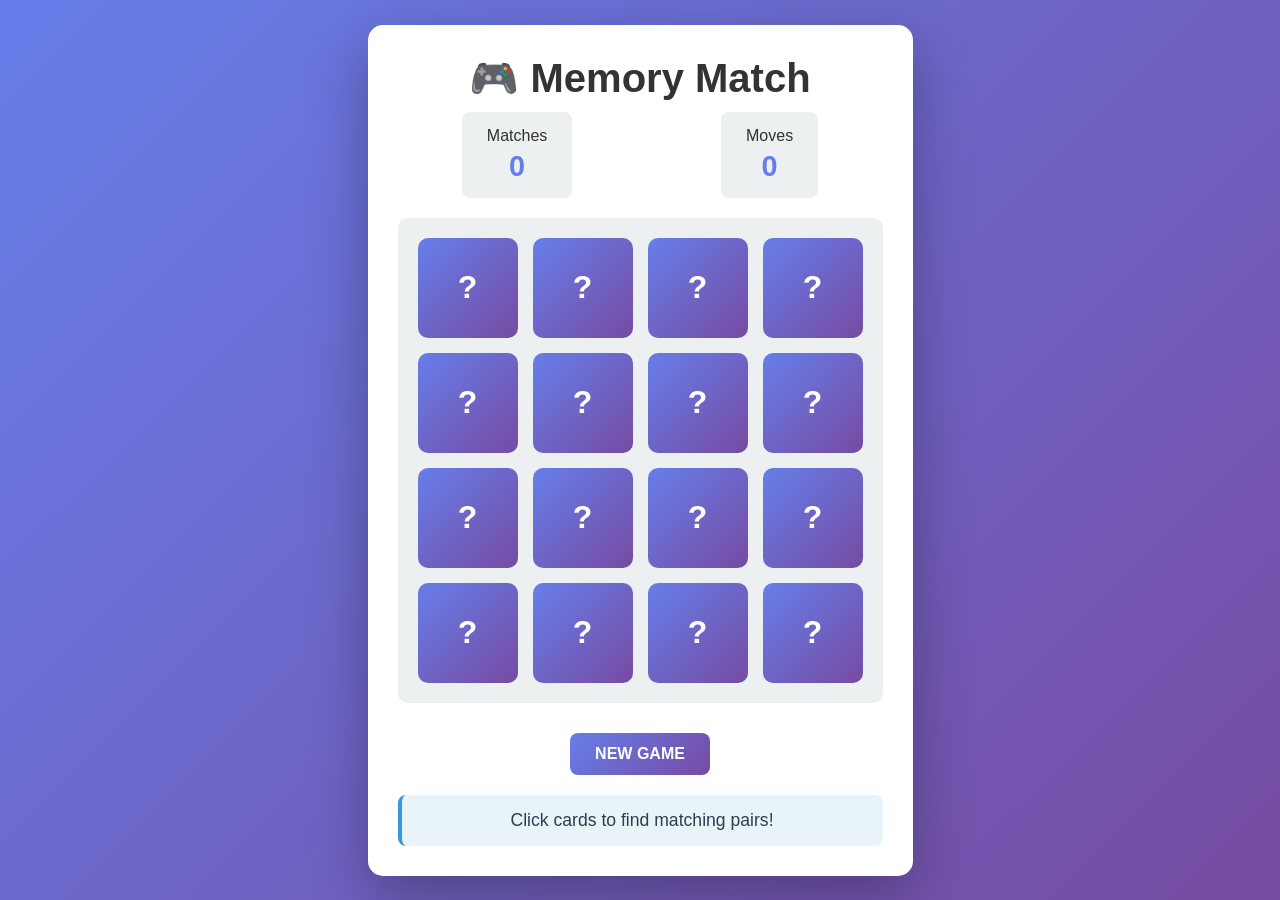
<file: memory-match.html>
<!DOCTYPE html>
<html lang="en">
<head>
    <meta charset="UTF-8">
    <meta name="viewport" content="width=device-width, initial-scale=1.0">
    <title>Memory Match Game</title>
    <style>
        * {
            margin: 0;
            padding: 0;
            box-sizing: border-box;
        }

        body {
            font-family: 'Arial', sans-serif;
            background: linear-gradient(135deg, #667eea 0%, #764ba2 100%);
            display: flex;
            justify-content: center;
            align-items: center;
            min-height: 100vh;
            padding: 20px;
        }

        .game-container {
            background: white;
            border-radius: 15px;
            box-shadow: 0 20px 60px rgba(0, 0, 0, 0.3);
            padding: 30px;
            text-align: center;
            max-width: 600px;
        }

        h1 {
            color: #333;
            margin-bottom: 10px;
            font-size: 2.5em;
        }

        .info {
            display: flex;
            justify-content: space-around;
            margin-bottom: 20px;
            gap: 20px;
        }

        .score-box {
            background: #ecf0f1;
            padding: 15px 25px;
            border-radius: 8px;
            color: #333;
        }

        .score-box strong {
            display: block;
            font-size: 1.8em;
            color: #667eea;
            margin-top: 5px;
        }

        .board {
            display: grid;
            grid-template-columns: repeat(4, 1fr);
            gap: 15px;
            margin-bottom: 30px;
            background: #ecf0f1;
            padding: 20px;
            border-radius: 10px;
        }

        .card {
            width: 100px;
            height: 100px;
            background: linear-gradient(135deg, #667eea 0%, #764ba2 100%);
            border: none;
            border-radius: 10px;
            cursor: pointer;
            font-size: 2em;
            font-weight: bold;
            transition: all 0.3s;
            color: white;
            display: flex;
            align-items: center;
            justify-content: center;
        }

        .card:hover {
            transform: scale(1.05);
        }

        .card.flipped {
            background: white;
            color: #667eea;
        }

        .card.matched {
            background: #2ecc71;
            color: white;
            cursor: default;
        }

        .controls {
            display: flex;
            gap: 10px;
            justify-content: center;
            flex-wrap: wrap;
        }

        button {
            padding: 12px 25px;
            font-size: 1em;
            border: none;
            border-radius: 8px;
            cursor: pointer;
            font-weight: bold;
            transition: all 0.3s;
            background: linear-gradient(135deg, #667eea 0%, #764ba2 100%);
            color: white;
            text-transform: uppercase;
        }

        button:hover {
            transform: translateY(-2px);
            box-shadow: 0 10px 20px rgba(102, 126, 234, 0.3);
        }

        .status {
            margin-top: 20px;
            padding: 15px;
            background: #e8f4f8;
            border-left: 4px solid #3498db;
            border-radius: 8px;
            color: #2c3e50;
            font-size: 1.1em;
        }
    </style>
</head>
<body>
    <div class="game-container">
        <h1>🎮 Memory Match</h1>
        
        <div class="info">
            <div class="score-box">
                Matches
                <strong id="matches">0</strong>
            </div>
            <div class="score-box">
                Moves
                <strong id="moves">0</strong>
            </div>
        </div>

        <div class="board" id="board"></div>

        <div class="controls">
            <button onclick="newGame()">New Game</button>
        </div>

        <div class="status" id="status">Click cards to find matching pairs!</div>
    </div>

    <script>
        const emojis = ['🌟', '🎨', '🎭', '🎪', '🎸', '🎲', '🎯', '🎱'];
        let cards = [];
        let flipped = [];
        let matched = [];
        let moves = 0;
        let gameActive = true;

        function createCards() {
            const all = [...emojis, ...emojis];
            for (let i = all.length - 1; i > 0; i--) {
                const j = Math.floor(Math.random() * (i + 1));
                [all[i], all[j]] = [all[j], all[i]];
            }
            return all;
        }

        function newGame() {
            cards = createCards();
            flipped = [];
            matched = [];
            moves = 0;
            gameActive = true;
            document.getElementById('moves').textContent = moves;
            document.getElementById('matches').textContent = matched.length;
            document.getElementById('status').textContent = 'Click cards to find matching pairs!';
            renderBoard();
        }

        function renderBoard() {
            const board = document.getElementById('board');
            board.innerHTML = '';
            cards.forEach((emoji, index) => {
                const card = document.createElement('button');
                card.className = 'card';
                card.onclick = () => flipCard(index);
                
                if (matched.includes(index)) {
                    card.classList.add('matched');
                    card.textContent = emoji;
                    card.disabled = true;
                } else if (flipped.includes(index)) {
                    card.classList.add('flipped');
                    card.textContent = emoji;
                } else {
                    card.textContent = '?';
                }
                
                board.appendChild(card);
            });
        }

        function flipCard(index) {
            if (!gameActive || matched.includes(index) || flipped.includes(index)) return;

            flipped.push(index);
            renderBoard();

            if (flipped.length === 2) {
                moves++;
                document.getElementById('moves').textContent = moves;

                const [first, second] = flipped;
                if (cards[first] === cards[second]) {
                    matched.push(first, second);
                    document.getElementById('matches').textContent = matched.length / 2;
                    flipped = [];
                    renderBoard();

                    if (matched.length === cards.length) {
                        gameActive = false;
                        document.getElementById('status').textContent = `🎉 You won in ${moves} moves!`;
                    }
                } else {
                    setTimeout(() => {
                        flipped = [];
                        renderBoard();
                    }, 1000);
                }
            }
        }

        newGame();
    </script>
</body>
</html>
</file>
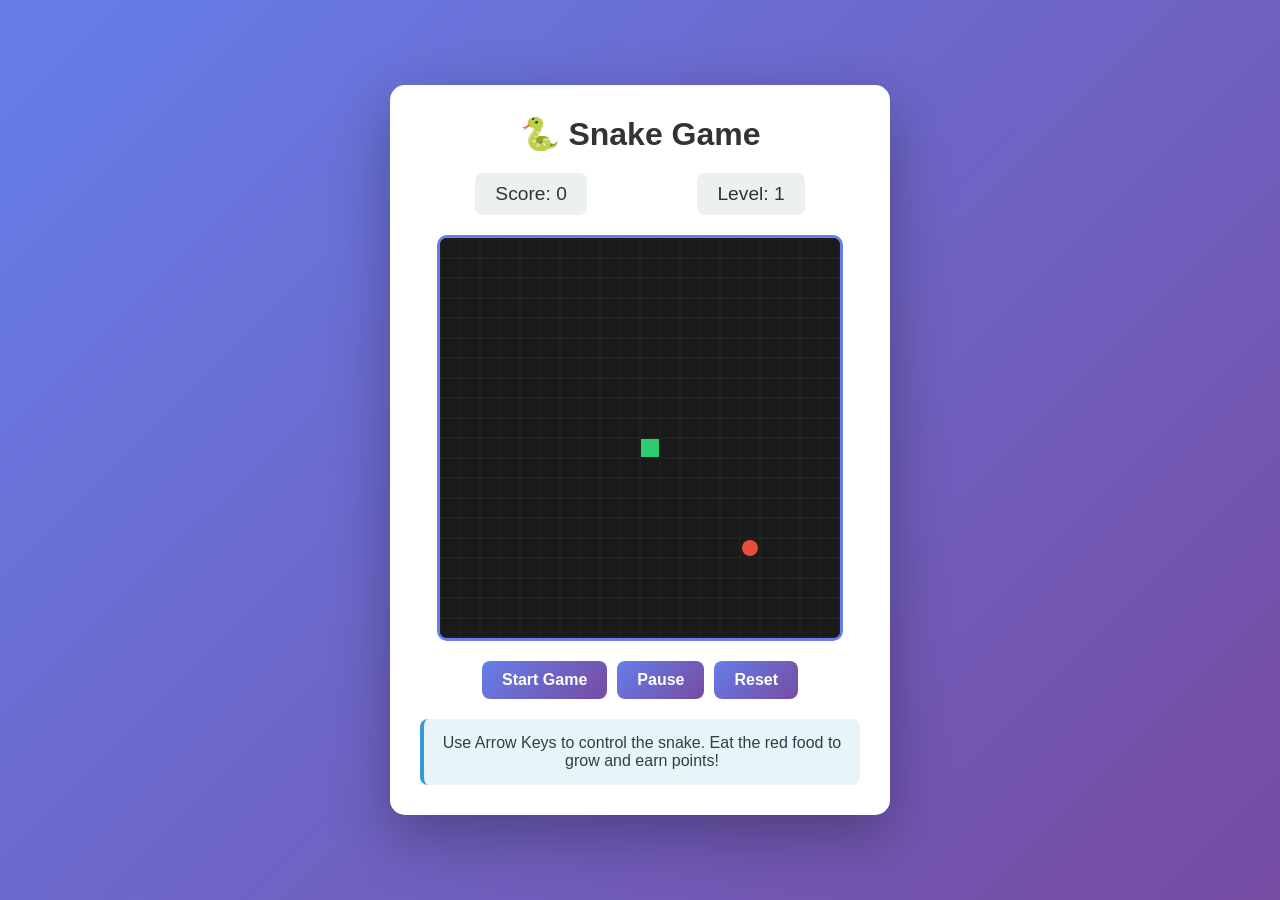
<file: snake-game.html>
<!DOCTYPE html>
<html lang="en">
<head>
    <meta charset="UTF-8">
    <meta name="viewport" content="width=device-width, initial-scale=1.0">
    <title>Snake Game</title>
    <style>
        * {
            margin: 0;
            padding: 0;
            box-sizing: border-box;
        }

        body {
            font-family: 'Arial', sans-serif;
            background: linear-gradient(135deg, #667eea 0%, #764ba2 100%);
            display: flex;
            justify-content: center;
            align-items: center;
            min-height: 100vh;
            padding: 20px;
        }

        .game-container {
            width: 100%;
            max-width: 500px;
            background: white;
            border-radius: 15px;
            box-shadow: 0 20px 60px rgba(0, 0, 0, 0.3);
            padding: 30px;
            text-align: center;
        }

        h1 {
            color: #333;
            margin-bottom: 20px;
        }

        .scoreboard {
            display: flex;
            justify-content: space-around;
            margin-bottom: 20px;
            font-size: 1.2em;
        }

        .score-item {
            background: #ecf0f1;
            padding: 10px 20px;
            border-radius: 8px;
            color: #333;
        }

        #gameCanvas {
            border: 3px solid #667eea;
            background: #1a1a1a;
            display: block;
            margin: 20px auto;
            border-radius: 10px;
        }

        .controls {
            display: flex;
            gap: 10px;
            justify-content: center;
            margin-bottom: 20px;
            flex-wrap: wrap;
        }

        button {
            padding: 10px 20px;
            font-size: 1em;
            border: none;
            border-radius: 8px;
            cursor: pointer;
            font-weight: bold;
            transition: all 0.3s;
            background: linear-gradient(135deg, #667eea 0%, #764ba2 100%);
            color: white;
        }

        button:hover {
            transform: translateY(-2px);
            box-shadow: 0 10px 20px rgba(102, 126, 234, 0.3);
        }

        .status {
            padding: 15px;
            background: #e8f4f8;
            border-left: 4px solid #3498db;
            border-radius: 8px;
            color: #2c3e50;
            margin-top: 20px;
        }
    </style>
</head>
<body>
    <div class="game-container">
        <h1>🐍 Snake Game</h1>
        
        <div class="scoreboard">
            <div class="score-item">Score: <span id="score">0</span></div>
            <div class="score-item">Level: <span id="level">1</span></div>
        </div>

        <canvas id="gameCanvas" width="400" height="400"></canvas>

        <div class="controls">
            <button onclick="startGame()">Start Game</button>
            <button onclick="pauseGame()">Pause</button>
            <button onclick="resetGame()">Reset</button>
        </div>

        <div class="status">
            Use Arrow Keys to control the snake. Eat the red food to grow and earn points!
        </div>
    </div>

    <script>
        const canvas = document.getElementById('gameCanvas');
        const ctx = canvas.getContext('2d');

        const gridSize = 20;
        const tileCount = canvas.width / gridSize;

        let snake = [{ x: 10, y: 10 }];
        let food = { x: 15, y: 15 };
        let direction = { x: 1, y: 0 };
        let nextDirection = { x: 1, y: 0 };
        let score = 0;
        let level = 1;
        let gameActive = false;
        let gamePaused = false;
        let gameSpeed = 100;

        document.addEventListener('keydown', handleKeyPress);

        function handleKeyPress(e) {
            const key = e.key.toLowerCase();
            
            switch(key) {
                case 'arrowup':
                    if (direction.y === 0) nextDirection = { x: 0, y: -1 };
                    break;
                case 'arrowdown':
                    if (direction.y === 0) nextDirection = { x: 0, y: 1 };
                    break;
                case 'arrowleft':
                    if (direction.x === 0) nextDirection = { x: -1, y: 0 };
                    break;
                case 'arrowright':
                    if (direction.x === 0) nextDirection = { x: 1, y: 0 };
                    break;
            }
        }

        function startGame() {
            gameActive = true;
            gamePaused = false;
            gameLoop();
        }

        function pauseGame() {
            gamePaused = !gamePaused;
        }

        function resetGame() {
            snake = [{ x: 10, y: 10 }];
            food = { x: 15, y: 15 };
            direction = { x: 1, y: 0 };
            nextDirection = { x: 1, y: 0 };
            score = 0;
            level = 1;
            gameActive = false;
            gameSpeed = 100;
            updateUI();
            draw();
        }

        function gameLoop() {
            if (!gameActive || gamePaused) {
                if (gameActive && gamePaused) setTimeout(gameLoop, gameSpeed);
                return;
            }

            update();
            draw();
            setTimeout(gameLoop, gameSpeed);
        }

        function update() {
            direction = nextDirection;

            const head = { x: snake[0].x + direction.x, y: snake[0].y + direction.y };

            // Check wall collision
            if (head.x < 0 || head.x >= tileCount || head.y < 0 || head.y >= tileCount) {
                endGame();
                return;
            }

            // Check self collision
            if (snake.some(segment => segment.x === head.x && segment.y === head.y)) {
                endGame();
                return;
            }

            snake.unshift(head);

            // Check food collision
            if (head.x === food.x && head.y === food.y) {
                score += 10 * level;
                generateFood();
                
                if (score % 50 === 0) {
                    level++;
                    gameSpeed = Math.max(50, gameSpeed - 5);
                }
            } else {
                snake.pop();
            }

            updateUI();
        }

        function generateFood() {
            let newFood;
            do {
                newFood = {
                    x: Math.floor(Math.random() * tileCount),
                    y: Math.floor(Math.random() * tileCount)
                };
            } while (snake.some(segment => segment.x === newFood.x && segment.y === newFood.y));
            
            food = newFood;
        }

        function draw() {
            // Background
            ctx.fillStyle = '#1a1a1a';
            ctx.fillRect(0, 0, canvas.width, canvas.height);

            // Grid
            ctx.strokeStyle = '#333';
            ctx.lineWidth = 0.5;
            for (let i = 0; i <= tileCount; i++) {
                ctx.beginPath();
                ctx.moveTo(i * gridSize, 0);
                ctx.lineTo(i * gridSize, canvas.height);
                ctx.stroke();

                ctx.beginPath();
                ctx.moveTo(0, i * gridSize);
                ctx.lineTo(canvas.width, i * gridSize);
                ctx.stroke();
            }

            // Snake
            snake.forEach((segment, index) => {
                ctx.fillStyle = index === 0 ? '#2ecc71' : '#27ae60';
                ctx.fillRect(segment.x * gridSize + 1, segment.y * gridSize + 1, gridSize - 2, gridSize - 2);
            });

            // Food
            ctx.fillStyle = '#e74c3c';
            ctx.beginPath();
            ctx.arc((food.x + 0.5) * gridSize, (food.y + 0.5) * gridSize, gridSize / 2 - 2, 0, Math.PI * 2);
            ctx.fill();
        }

        function updateUI() {
            document.getElementById('score').textContent = score;
            document.getElementById('level').textContent = level;
        }

        function endGame() {
            gameActive = false;
            alert(`Game Over! Final Score: ${score}`);
            resetGame();
        }

        draw();
    </script>
</body>
</html>
</file>
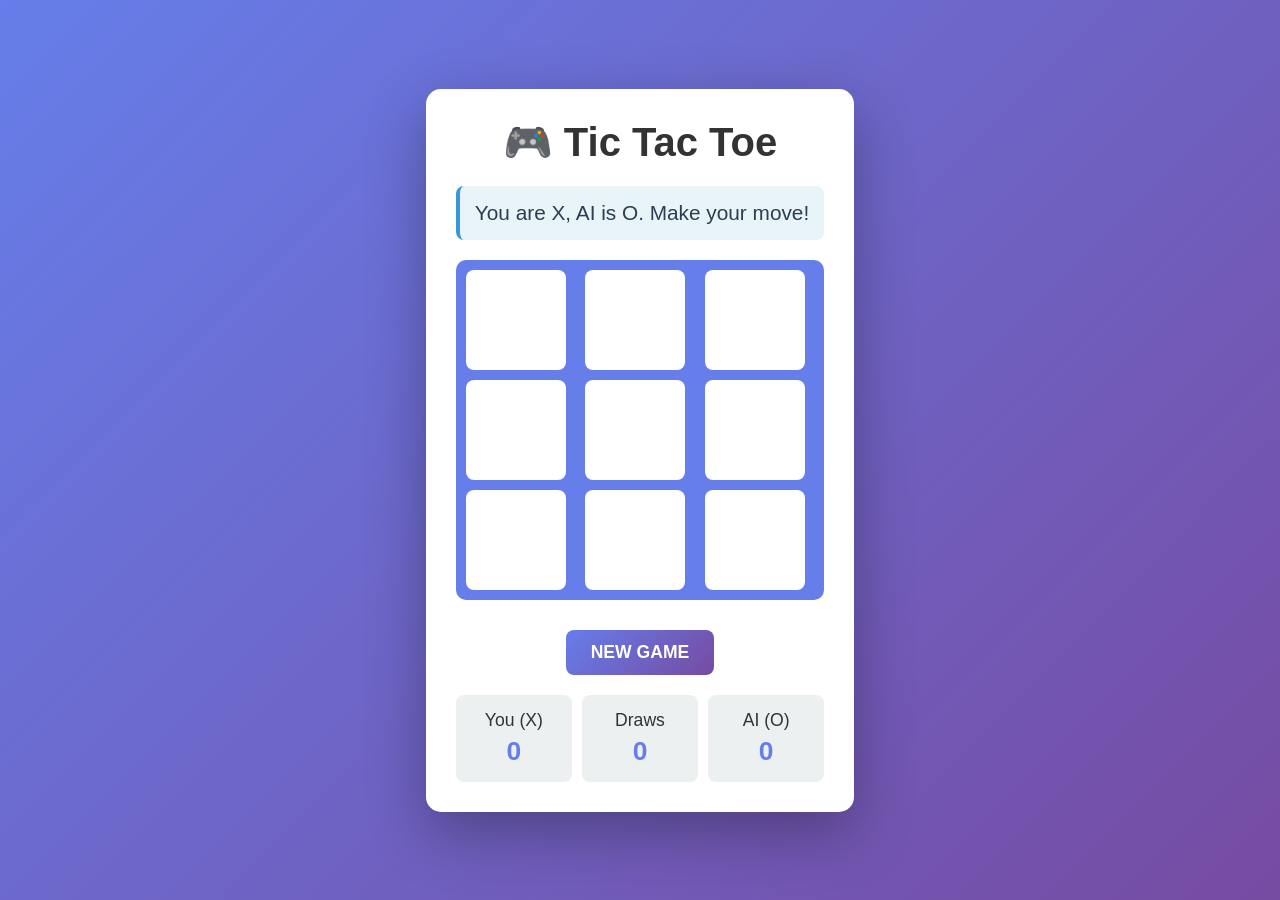
<file: tic-tac-toe.html>
<!DOCTYPE html>
<html lang="en">
<head>
    <meta charset="UTF-8">
    <meta name="viewport" content="width=device-width, initial-scale=1.0">
    <title>Tic Tac Toe Game</title>
    <style>
        * {
            margin: 0;
            padding: 0;
            box-sizing: border-box;
        }

        body {
            font-family: 'Arial', sans-serif;
            background: linear-gradient(135deg, #667eea 0%, #764ba2 100%);
            display: flex;
            justify-content: center;
            align-items: center;
            min-height: 100vh;
            padding: 20px;
        }

        .game-container {
            background: white;
            border-radius: 15px;
            box-shadow: 0 20px 60px rgba(0, 0, 0, 0.3);
            padding: 30px;
            text-align: center;
            max-width: 500px;
        }

        h1 {
            color: #333;
            margin-bottom: 20px;
            font-size: 2.5em;
        }

        .status {
            font-size: 1.3em;
            margin-bottom: 20px;
            padding: 15px;
            background: #e8f4f8;
            border-left: 4px solid #3498db;
            border-radius: 8px;
            color: #2c3e50;
            min-height: 30px;
        }

        .board {
            display: grid;
            grid-template-columns: repeat(3, 1fr);
            gap: 10px;
            margin-bottom: 30px;
            background: #667eea;
            padding: 10px;
            border-radius: 10px;
        }

        .cell {
            width: 100px;
            height: 100px;
            background: white;
            border: none;
            border-radius: 8px;
            font-size: 2em;
            font-weight: bold;
            cursor: pointer;
            color: #667eea;
            transition: all 0.3s;
        }

        .cell:hover {
            background: #f0f0f0;
            transform: scale(0.95);
        }

        .cell:active {
            transform: scale(0.9);
        }

        .controls {
            display: flex;
            gap: 10px;
            justify-content: center;
            flex-wrap: wrap;
        }

        button {
            padding: 12px 25px;
            font-size: 1.1em;
            border: none;
            border-radius: 8px;
            cursor: pointer;
            font-weight: bold;
            transition: all 0.3s;
            background: linear-gradient(135deg, #667eea 0%, #764ba2 100%);
            color: white;
            text-transform: uppercase;
        }

        button:hover {
            transform: translateY(-2px);
            box-shadow: 0 10px 20px rgba(102, 126, 234, 0.3);
        }

        .score-display {
            display: grid;
            grid-template-columns: repeat(3, 1fr);
            gap: 10px;
            margin-top: 20px;
            font-size: 1.1em;
        }

        .score-item {
            background: #ecf0f1;
            padding: 15px;
            border-radius: 8px;
            color: #333;
        }

        .score-item strong {
            display: block;
            font-size: 1.5em;
            color: #667eea;
            margin-top: 5px;
        }
    </style>
</head>
<body>
    <div class="game-container">
        <h1>🎮 Tic Tac Toe</h1>
        
        <div class="status" id="status">You are X, AI is O. Make your move!</div>

        <div class="board" id="board">
            <button class="cell" onclick="makeMove(0)"></button>
            <button class="cell" onclick="makeMove(1)"></button>
            <button class="cell" onclick="makeMove(2)"></button>
            <button class="cell" onclick="makeMove(3)"></button>
            <button class="cell" onclick="makeMove(4)"></button>
            <button class="cell" onclick="makeMove(5)"></button>
            <button class="cell" onclick="makeMove(6)"></button>
            <button class="cell" onclick="makeMove(7)"></button>
            <button class="cell" onclick="makeMove(8)"></button>
        </div>

        <div class="controls">
            <button onclick="resetGame()">New Game</button>
        </div>

        <div class="score-display">
            <div class="score-item">
                You (X)
                <strong id="playerWins">0</strong>
            </div>
            <div class="score-item">
                Draws
                <strong id="draws">0</strong>
            </div>
            <div class="score-item">
                AI (O)
                <strong id="aiWins">0</strong>
            </div>
        </div>
    </div>

    <script>
        let board = Array(9).fill(null);
        let currentPlayer = 'X';
        let gameActive = true;
        let playerWins = 0;
        let aiWins = 0;
        let draws = 0;

        const winningCombinations = [
            [0, 1, 2],
            [3, 4, 5],
            [6, 7, 8],
            [0, 3, 6],
            [1, 4, 7],
            [2, 5, 8],
            [0, 4, 8],
            [2, 4, 6]
        ];

        function makeMove(index) {
            if (!gameActive || board[index] !== null) return;

            board[index] = 'X';
            currentPlayer = 'O';
            updateBoard();

            if (checkWinner('X')) {
                updateStatus('🎉 You Win!');
                gameActive = false;
                playerWins++;
                document.getElementById('playerWins').textContent = playerWins;
                return;
            }

            if (isBoardFull()) {
                updateStatus('🤝 It\'s a Draw!');
                gameActive = false;
                draws++;
                document.getElementById('draws').textContent = draws;
                return;
            }

            setTimeout(() => {
                aiMove();
            }, 500);
        }

        function aiMove() {
            if (!gameActive) return;

            // Try to win
            for (let i = 0; i < 9; i++) {
                if (board[i] === null) {
                    board[i] = 'O';
                    if (checkWinner('O')) {
                        updateBoard();
                        updateStatus('😢 AI Wins!');
                        gameActive = false;
                        aiWins++;
                        document.getElementById('aiWins').textContent = aiWins;
                        return;
                    }
                    board[i] = null;
                }
            }

            // Try to block player
            for (let i = 0; i < 9; i++) {
                if (board[i] === null) {
                    board[i] = 'X';
                    if (checkWinner('X')) {
                        board[i] = 'O';
                        updateBoard();
                        currentPlayer = 'X';
                        updateStatus('Your turn!');
                        return;
                    }
                    board[i] = null;
                }
            }

            // Take center if available
            if (board[4] === null) {
                board[4] = 'O';
                updateBoard();
                currentPlayer = 'X';
                if (isBoardFull()) {
                    updateStatus('🤝 It\'s a Draw!');
                    gameActive = false;
                    draws++;
                    document.getElementById('draws').textContent = draws;
                } else {
                    updateStatus('Your turn!');
                }
                return;
            }

            // Take corner
            const corners = [0, 2, 6, 8];
            const availableCorners = corners.filter(i => board[i] === null);
            if (availableCorners.length > 0) {
                const move = availableCorners[Math.floor(Math.random() * availableCorners.length)];
                board[move] = 'O';
                updateBoard();
                currentPlayer = 'X';
                if (isBoardFull()) {
                    updateStatus('🤝 It\'s a Draw!');
                    gameActive = false;
                    draws++;
                    document.getElementById('draws').textContent = draws;
                } else {
                    updateStatus('Your turn!');
                }
                return;
            }

            // Take any available space
            for (let i = 0; i < 9; i++) {
                if (board[i] === null) {
                    board[i] = 'O';
                    updateBoard();
                    currentPlayer = 'X';
                    if (isBoardFull()) {
                        updateStatus('🤝 It\'s a Draw!');
                        gameActive = false;
                        draws++;
                        document.getElementById('draws').textContent = draws;
                    } else {
                        updateStatus('Your turn!');
                    }
                    return;
                }
            }
        }

        function checkWinner(player) {
            return winningCombinations.some(combination =>
                combination.every(index => board[index] === player)
            );
        }

        function isBoardFull() {
            return board.every(cell => cell !== null);
        }

        function updateBoard() {
            const cells = document.querySelectorAll('.cell');
            cells.forEach((cell, index) => {
                cell.textContent = board[index] || '';
                cell.disabled = board[index] !== null || !gameActive;
            });
        }

        function updateStatus(message) {
            document.getElementById('status').textContent = message;
        }

        function resetGame() {
            board = Array(9).fill(null);
            currentPlayer = 'X';
            gameActive = true;
            updateBoard();
            updateStatus('You are X, AI is O. Make your move!');
        }

        updateBoard();
    </script>
</body>
</html>
</file>
